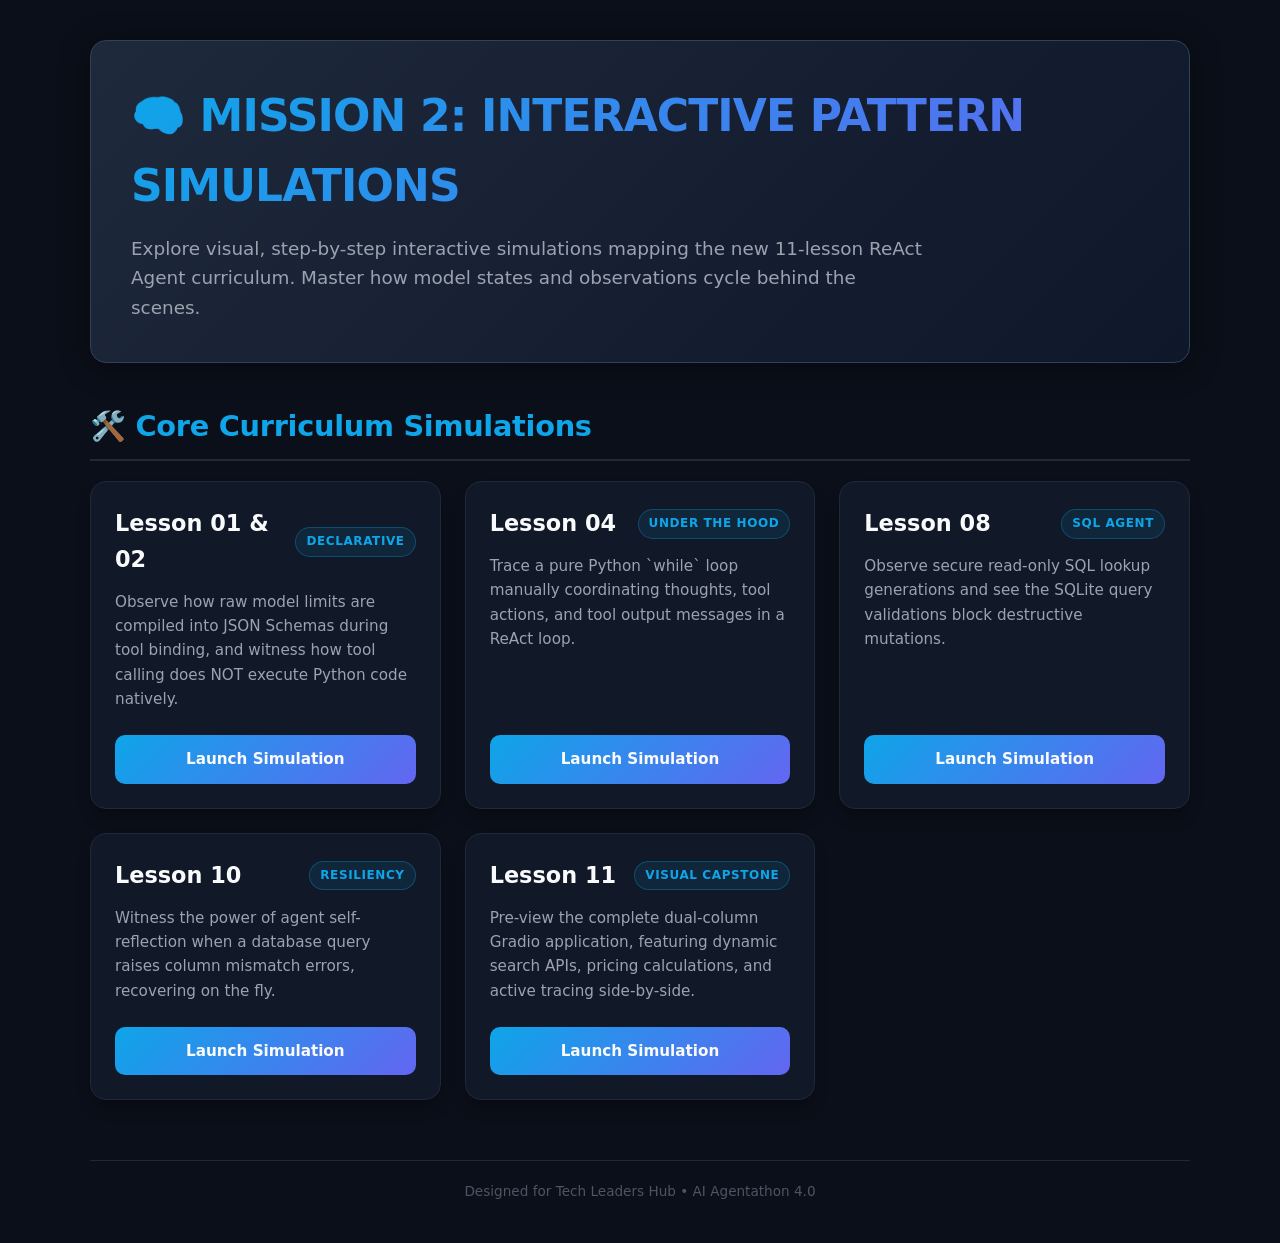
<file: simulations/index.html>
<!doctype html>
<html lang="en">
<head>
    <meta charset="utf-8"/>
    <meta name="viewport" content="width=device-width, initial-scale=1"/>
    <title>Mission 2 Interactive Simulations</title>
    <style>
        :root {
            --bg-color: #0b0f19;
            --card-bg: #111827;
            --border-color: #1f2937;
            --text-main: #f9fafb;
            --text-muted: #9ca3af;
            --accent: #0ea5e9;
            --accent-glow: rgba(14, 165, 233, 0.15);
            --gradient: linear-gradient(135deg, #0ea5e9 0%, #6366f1 100%);
        }
        body {
            font-family: 'Inter', 'Outfit', system-ui, sans-serif;
            background-color: var(--bg-color);
            color: var(--text-main);
            margin: 0;
            padding: 40px 20px;
            line-height: 1.6;
        }
        main {
            max-width: 1100px;
            margin: 0 auto;
        }
        .header {
            background: linear-gradient(135deg, #1e293b 0%, #0f172a 100%);
            border: 1px solid #334155;
            border-radius: 16px;
            padding: 40px;
            margin-bottom: 40px;
            box-shadow: 0 4px 30px rgba(0, 0, 0, 0.4);
            backdrop-filter: blur(10px);
        }
        h1 {
            font-size: 2.75rem;
            font-weight: 900;
            background: var(--gradient);
            -webkit-background-clip: text;
            -webkit-text-fill-color: transparent;
            margin: 0 0 12px 0;
            letter-spacing: -0.02em;
        }
        p.desc {
            color: var(--text-muted);
            font-size: 1.15rem;
            max-width: 800px;
            margin: 0;
        }
        h2 {
            font-size: 1.8rem;
            margin: 40px 0 20px 0;
            color: var(--accent);
            border-bottom: 2px solid var(--border-color);
            padding-bottom: 10px;
            letter-spacing: -0.01em;
        }
        .grid {
            display: grid;
            grid-template-columns: repeat(auto-fit, minmax(320px, 1fr));
            gap: 24px;
        }
        .card {
            background-color: var(--card-bg);
            border: 1px solid var(--border-color);
            border-radius: 16px;
            padding: 24px;
            box-shadow: 0 10px 15px -3px rgba(0, 0, 0, 0.3);
            transition: all 0.3s cubic-bezier(0.4, 0, 0.2, 1);
            position: relative;
            overflow: hidden;
            display: flex;
            flex-direction: column;
            justify-content: space-between;
        }
        .card::before {
            content: '';
            position: absolute;
            top: 0;
            left: 0;
            right: 0;
            height: 4px;
            background: var(--gradient);
            opacity: 0;
            transition: opacity 0.3s ease;
        }
        .card:hover {
            transform: translateY(-4px);
            border-color: var(--accent);
            box-shadow: 0 20px 25px -5px rgba(0, 0, 0, 0.5), 0 0 15px var(--accent-glow);
        }
        .card:hover::before {
            opacity: 1;
        }
        .card h3 {
            font-size: 1.4rem;
            margin: 0 0 12px 0;
            color: var(--text-main);
            display: flex;
            align-items: center;
            justify-content: space-between;
        }
        .tag {
            font-size: 0.75rem;
            background-color: rgba(14, 165, 233, 0.1);
            border: 1px solid rgba(14, 165, 233, 0.3);
            color: var(--accent);
            padding: 4px 10px;
            border-radius: 9999px;
            text-transform: uppercase;
            font-weight: 700;
            letter-spacing: 0.05em;
        }
        .card p {
            color: var(--text-muted);
            font-size: 0.95rem;
            margin: 0 0 24px 0;
            flex-grow: 1;
        }
        .btn {
            display: inline-flex;
            align-items: center;
            justify-content: center;
            background: var(--gradient);
            color: var(--text-main);
            text-decoration: none;
            padding: 12px 20px;
            border-radius: 10px;
            font-weight: 600;
            font-size: 0.95rem;
            transition: opacity 0.2s ease;
        }
        .btn:hover {
            opacity: 0.9;
        }
        .btn-secondary {
            background: transparent;
            border: 1px solid var(--border-color);
            color: var(--text-muted);
            transition: all 0.2s ease;
        }
        .btn-secondary:hover {
            border-color: var(--accent);
            color: var(--text-main);
            background-color: rgba(14, 165, 233, 0.05);
        }
        .footer {
            text-align: center;
            color: #4b5563;
            margin-top: 60px;
            font-size: 0.85rem;
            border-top: 1px solid var(--border-color);
            padding-top: 20px;
        }
    </style>
</head>
<body>
    <main>
        <div class="header">
            <h1>🧠 MISSION 2: INTERACTIVE PATTERN SIMULATIONS</h1>
            <p class="desc">Explore visual, step-by-step interactive simulations mapping the new 11-lesson ReAct Agent curriculum. Master how model states and observations cycle behind the scenes.</p>
        </div>

        <h2>🛠️ Core Curriculum Simulations</h2>
        <div class="grid">
            <!-- Sim 1 -->
            <div class="card">
                <div>
                    <h3>Lesson 01 & 02 <span class="tag">declarative</span></h3>
                    <p>Observe how raw model limits are compiled into JSON Schemas during tool binding, and witness how tool calling does NOT execute Python code natively.</p>
                </div>
                <a href="01-under-the-hood-tool-calling.html" class="btn">Launch Simulation</a>
            </div>

            <!-- Sim 2 -->
            <div class="card">
                <div>
                    <h3>Lesson 04 <span class="tag">under the hood</span></h3>
                    <p>Trace a pure Python `while` loop manually coordinating thoughts, tool actions, and tool output messages in a ReAct loop.</p>
                </div>
                <a href="03-under-the-hood-react-loop.html" class="btn">Launch Simulation</a>
            </div>

            <!-- Sim 3 -->
            <div class="card">
                <div>
                    <h3>Lesson 08 <span class="tag">SQL Agent</span></h3>
                    <p>Observe secure read-only SQL lookup generations and see the SQLite query validations block destructive mutations.</p>
                </div>
                <a href="04-usecase-it-support-agent.html" class="btn">Launch Simulation</a>
            </div>

            <!-- Sim 4 -->
            <div class="card">
                <div>
                    <h3>Lesson 10 <span class="tag">resiliency</span></h3>
                    <p>Witness the power of agent self-reflection when a database query raises column mismatch errors, recovering on the fly.</p>
                </div>
                <a href="05-under-the-hood-tool-error-handling.html" class="btn">Launch Simulation</a>
            </div>

            <!-- Sim 5 -->
            <div class="card">
                <div>
                    <h3>Lesson 11 <span class="tag">visual capstone</span></h3>
                    <p>Pre-view the complete dual-column Gradio application, featuring dynamic search APIs, pricing calculations, and active tracing side-by-side.</p>
                </div>
                <a href="06-usecase-capstone-tool-agent.html" class="btn">Launch Simulation</a>
            </div>
        </div>

        <div class="footer">
            Designed for Tech Leaders Hub • AI Agentathon 4.0
        </div>
    </main>
</body>
</html>
</file>
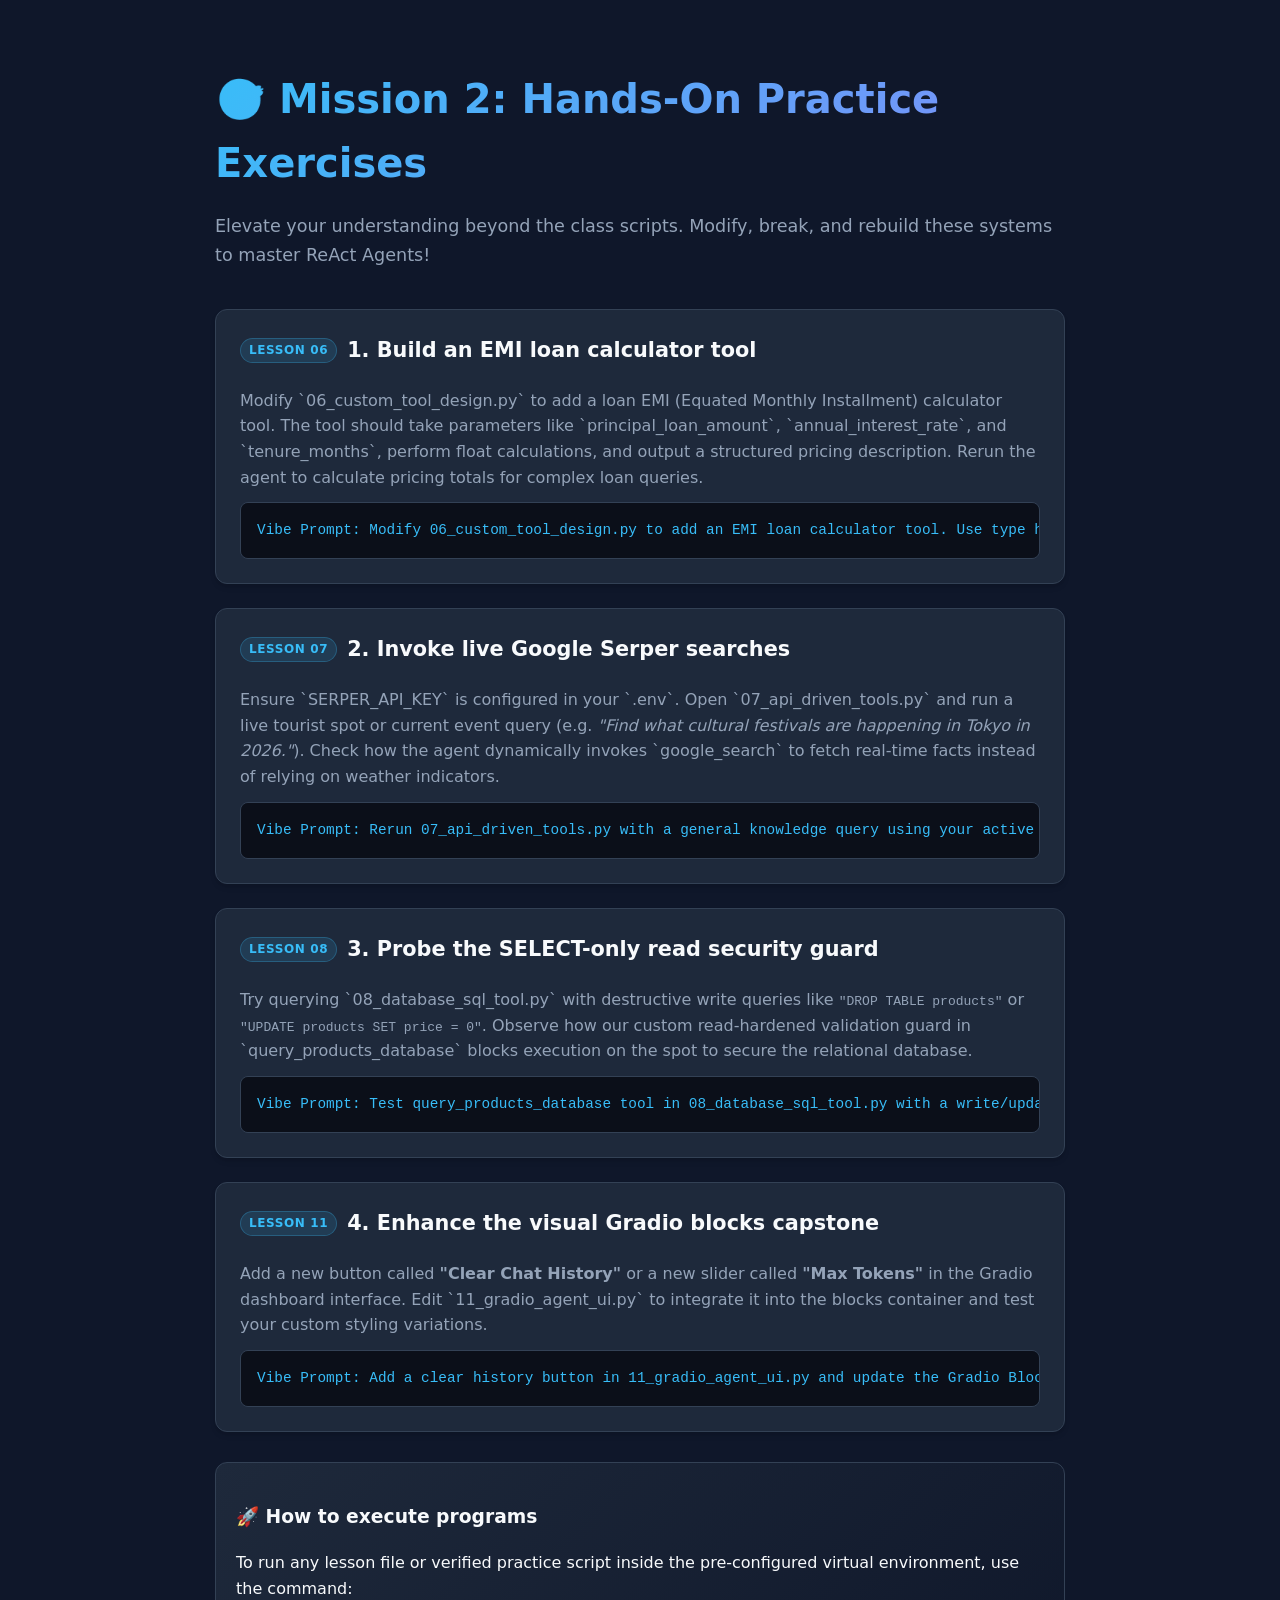
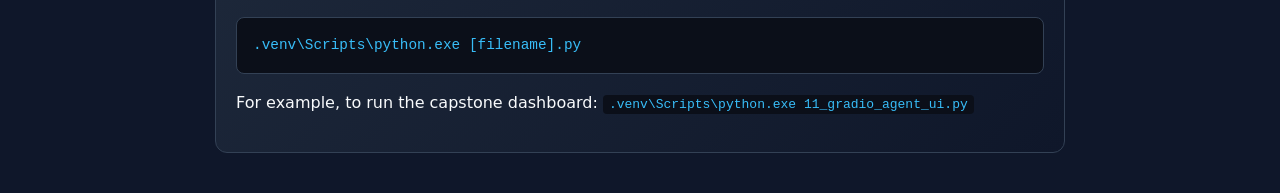
<file: lessons/exercises.html>
<!doctype html>
<html lang="en">
<head>
    <meta charset="utf-8"/>
    <meta name="viewport" content="width=device-width, initial-scale=1"/>
    <title>Mission 2 Exercises & Practices</title>
    <style>
        :root {
            --bg-color: #0f172a;
            --card-bg: #1e293b;
            --text-main: #f8fafc;
            --text-muted: #94a3b8;
            --accent: #38bdf8;
            --accent-hover: #0ea5e9;
            --border-color: #334155;
            --code-bg: #0b0f19;
        }
        body {
            font-family: 'Inter', system-ui, -apple-system, sans-serif;
            background-color: var(--bg-color);
            color: var(--text-main);
            margin: 0;
            padding: 40px 20px;
            line-height: 1.6;
        }
        main {
            max-width: 850px;
            margin: 0 auto;
        }
        h1 {
            font-size: 2.5rem;
            font-weight: 800;
            background: linear-gradient(135deg, #38bdf8 0%, #818cf8 100%);
            -webkit-background-clip: text;
            -webkit-text-fill-color: transparent;
            margin-bottom: 8px;
        }
        p.subtitle {
            color: var(--text-muted);
            font-size: 1.1rem;
            margin-bottom: 40px;
        }
        h2 {
            font-size: 1.75rem;
            border-bottom: 2px solid var(--border-color);
            padding-bottom: 8px;
            margin-top: 40px;
            color: var(--accent);
        }
        ol {
            padding-left: 0;
            list-style-type: none;
        }
        li.exercise-card {
            background-color: var(--card-bg);
            border: 1px solid var(--border-color);
            border-radius: 12px;
            padding: 24px;
            margin-bottom: 24px;
            box-shadow: 0 4px 6px -1px rgba(0, 0, 0, 0.1), 0 2px 4px -2px rgba(0, 0, 0, 0.1);
            transition: transform 0.2s ease, border-color 0.2s ease;
        }
        li.exercise-card:hover {
            transform: translateY(-2px);
            border-color: var(--accent);
        }
        li.exercise-card h3 {
            margin-top: 0;
            font-size: 1.3rem;
            color: var(--text-main);
            display: flex;
            align-items: center;
            gap: 10px;
        }
        li.exercise-card h3 span.badge {
            font-size: 0.75rem;
            background-color: #38bdf822;
            color: var(--accent);
            border: 1px solid #38bdf844;
            padding: 2px 8px;
            border-radius: 9999px;
            text-transform: uppercase;
            letter-spacing: 0.05em;
        }
        li.exercise-card p {
            color: var(--text-muted);
            margin: 12px 0;
        }
        pre {
            background-color: var(--code-bg);
            border: 1px solid var(--border-color);
            border-radius: 8px;
            padding: 16px;
            overflow-x: auto;
            font-family: 'Fira Code', 'Courier New', Courier, monospace;
            font-size: 0.9rem;
            color: #38bdf8;
            margin: 12px 0 0 0;
        }
        .instruction-box {
            background: linear-gradient(135deg, #1e293b 0%, #0f172a 100%);
            border: 1px solid var(--border-color);
            border-radius: 12px;
            padding: 20px;
            margin-top: 30px;
        }
        .instruction-box code {
            background-color: var(--code-bg);
            padding: 2px 6px;
            border-radius: 4px;
            font-family: monospace;
            color: var(--accent);
        }
    </style>
</head>
<body>
    <main>
        <h1>🎯 Mission 2: Hands-On Practice Exercises</h1>
        <p class="subtitle">Elevate your understanding beyond the class scripts. Modify, break, and rebuild these systems to master ReAct Agents!</p>

        <ol>
            <li class="exercise-card">
                <h3><span class="badge">Lesson 06</span> 1. Build an EMI loan calculator tool</h3>
                <p>Modify `06_custom_tool_design.py` to add a loan EMI (Equated Monthly Installment) calculator tool. The tool should take parameters like `principal_loan_amount`, `annual_interest_rate`, and `tenure_months`, perform float calculations, and output a structured pricing description. Rerun the agent to calculate pricing totals for complex loan queries.</p>
                <pre>Vibe Prompt: Modify 06_custom_tool_design.py to add an EMI loan calculator tool. Use type hints, add clear docstrings, and test it in the create_agent loop.</pre>
            </li>

            <li class="exercise-card">
                <h3><span class="badge">Lesson 07</span> 2. Invoke live Google Serper searches</h3>
                <p>Ensure `SERPER_API_KEY` is configured in your `.env`. Open `07_api_driven_tools.py` and run a live tourist spot or current event query (e.g. <em>"Find what cultural festivals are happening in Tokyo in 2026."</em>). Check how the agent dynamically invokes `google_search` to fetch real-time facts instead of relying on weather indicators.</p>
                <pre>Vibe Prompt: Rerun 07_api_driven_tools.py with a general knowledge query using your active SERPER_API_KEY to see live search outputs.</pre>
            </li>

            <li class="exercise-card">
                <h3><span class="badge">Lesson 08</span> 3. Probe the SELECT-only read security guard</h3>
                <p>Try querying `08_database_sql_tool.py` with destructive write queries like <code>"DROP TABLE products"</code> or <code>"UPDATE products SET price = 0"</code>. Observe how our custom read-hardened validation guard in `query_products_database` blocks execution on the spot to secure the relational database.</p>
                <pre>Vibe Prompt: Test query_products_database tool in 08_database_sql_tool.py with a write/update statement to inspect the security guard message.</pre>
            </li>

            <li class="exercise-card">
                <h3><span class="badge">Lesson 11</span> 4. Enhance the visual Gradio blocks capstone</h3>
                <p>Add a new button called <strong>"Clear Chat History"</strong> or a new slider called <strong>"Max Tokens"</strong> in the Gradio dashboard interface. Edit `11_gradio_agent_ui.py` to integrate it into the blocks container and test your custom styling variations.</p>
                <pre>Vibe Prompt: Add a clear history button in 11_gradio_agent_ui.py and update the Gradio Blocks container layout to render it gracefully.</pre>
            </li>
        </ol>

        <div class="instruction-box">
            <h3>🚀 How to execute programs</h3>
            <p>To run any lesson file or verified practice script inside the pre-configured virtual environment, use the command:</p>
            <pre>.venv\Scripts\python.exe [filename].py</pre>
            <p>For example, to run the capstone dashboard: <code>.venv\Scripts\python.exe 11_gradio_agent_ui.py</code></p>
        </div>
    </main>
</body>
</html>
</file>
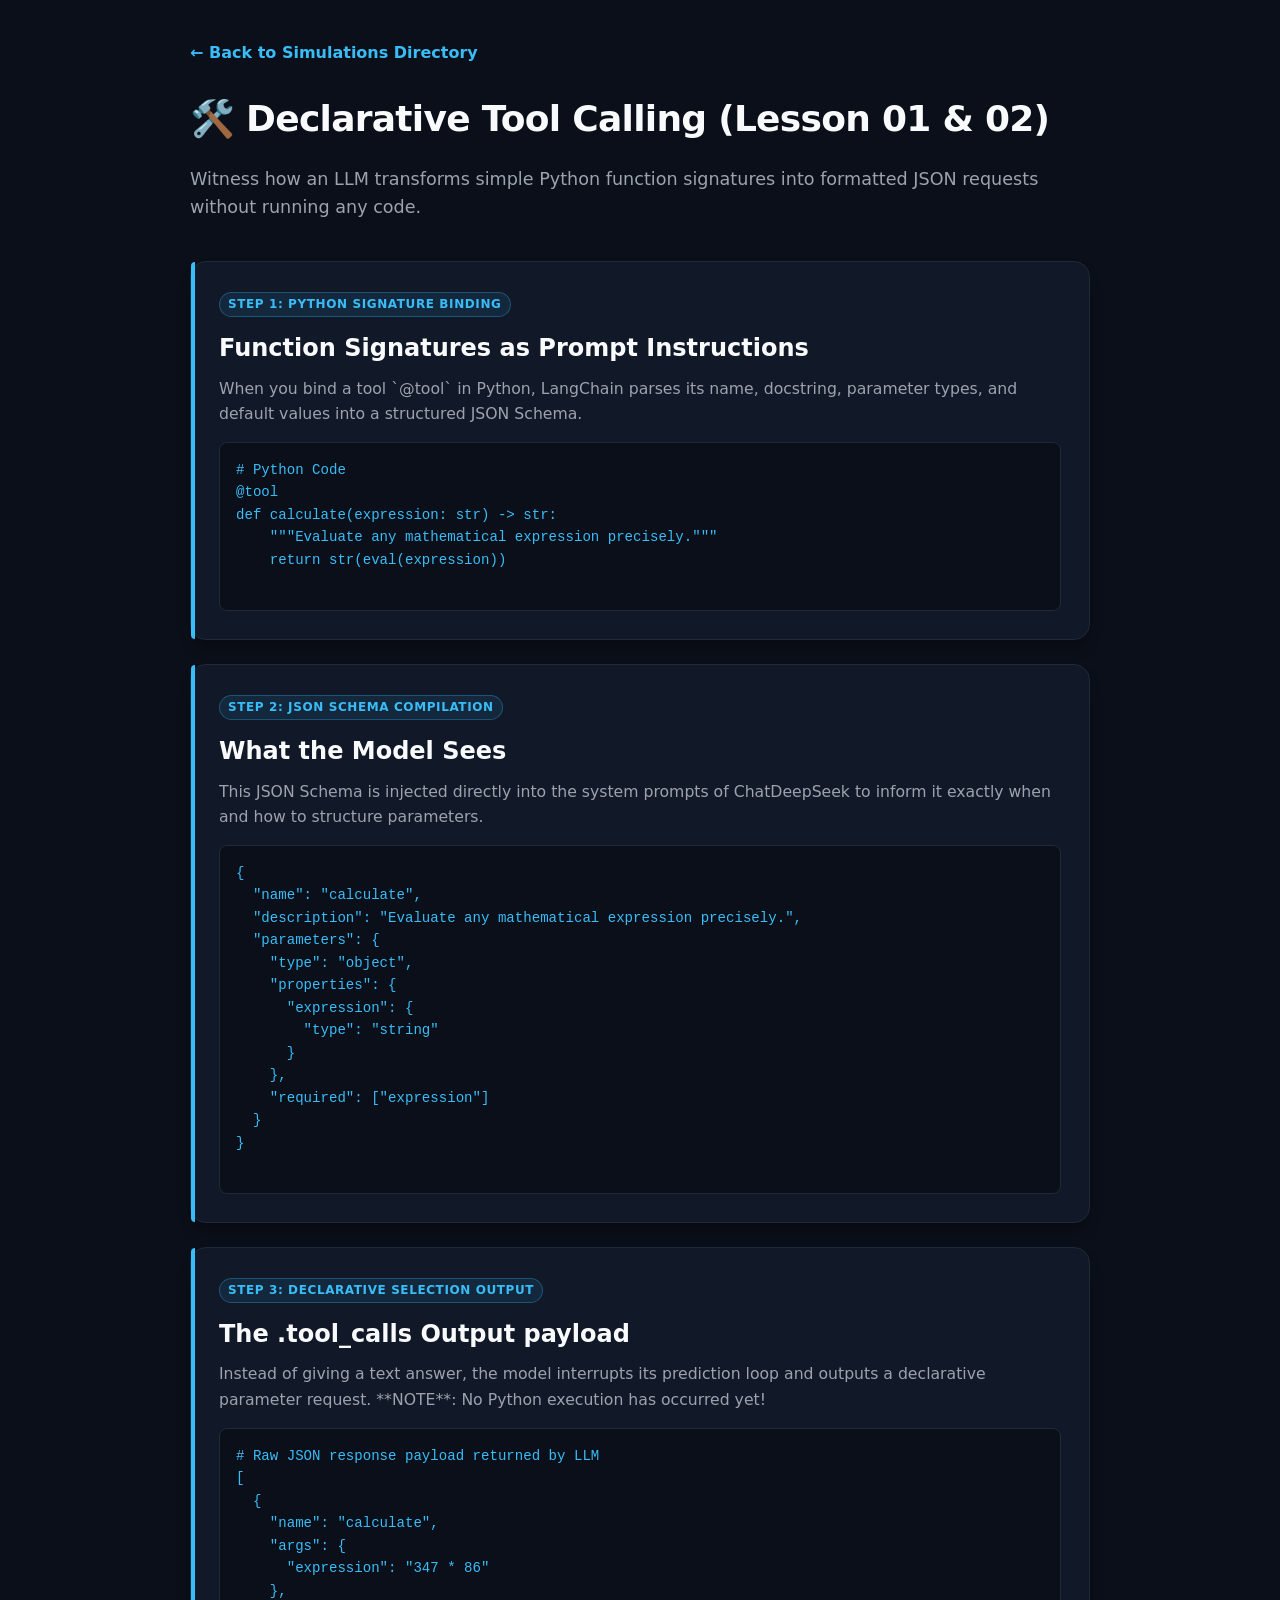
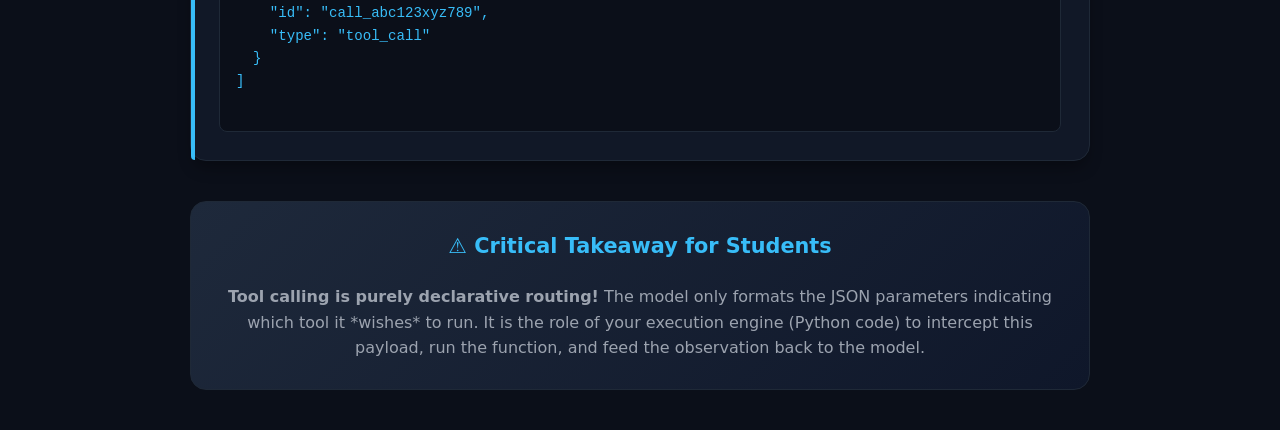
<file: simulations/01-under-the-hood-tool-calling.html>
<!doctype html>
<html lang="en">
<head>
    <meta charset="utf-8"/>
    <meta name="viewport" content="width=device-width, initial-scale=1"/>
    <title>Simulation: Declarative Tool Calling</title>
    <style>
        :root {
            --bg-color: #0b0f19;
            --card-bg: #111827;
            --border-color: #1f2937;
            --text-main: #f9fafb;
            --text-muted: #9ca3af;
            --accent: #38bdf8;
            --accent-glow: rgba(56, 189, 248, 0.15);
            --code-bg: #0b0f19;
        }
        body {
            font-family: 'Inter', system-ui, sans-serif;
            background-color: var(--bg-color);
            color: var(--text-main);
            margin: 0;
            padding: 40px 20px;
            line-height: 1.6;
        }
        main {
            max-width: 900px;
            margin: 0 auto;
        }
        a.back-link {
            color: var(--accent);
            text-decoration: none;
            font-weight: 600;
            display: inline-flex;
            align-items: center;
            gap: 6px;
            margin-bottom: 24px;
        }
        h1 {
            font-size: 2.25rem;
            font-weight: 800;
            margin: 0 0 12px 0;
            letter-spacing: -0.02em;
        }
        p.subtitle {
            color: var(--text-muted);
            font-size: 1.1rem;
            margin-bottom: 40px;
        }
        .flow-container {
            display: flex;
            flex-direction: column;
            gap: 24px;
        }
        .flow-step {
            background-color: var(--card-bg);
            border: 1px solid var(--border-color);
            border-radius: 16px;
            padding: 28px;
            box-shadow: 0 10px 15px -3px rgba(0, 0, 0, 0.3);
            position: relative;
        }
        .flow-step::before {
            content: '';
            position: absolute;
            top: 0;
            bottom: 0;
            left: 0;
            width: 4px;
            background: var(--accent);
            border-radius: 4px 0 0 4px;
        }
        .tag {
            font-size: 0.75rem;
            background-color: rgba(56, 189, 248, 0.1);
            border: 1px solid rgba(56, 189, 248, 0.3);
            color: var(--accent);
            padding: 2px 8px;
            border-radius: 9999px;
            text-transform: uppercase;
            font-weight: 700;
            letter-spacing: 0.05em;
            display: inline-block;
            margin-bottom: 12px;
        }
        h2 {
            font-size: 1.5rem;
            margin: 0 0 8px 0;
            color: var(--text-main);
        }
        p.step-desc {
            color: var(--text-muted);
            margin: 0 0 16px 0;
            font-size: 0.98rem;
        }
        pre {
            background-color: var(--code-bg);
            border: 1px solid var(--border-color);
            border-radius: 8px;
            padding: 16px;
            overflow-x: auto;
            font-family: 'Fira Code', 'Courier New', Courier, monospace;
            font-size: 0.88rem;
            color: #38bdf8;
            margin: 0;
        }
        .takeaway-card {
            background: linear-gradient(135deg, #1e293b 0%, #0f172a 100%);
            border: 1px solid var(--border-color);
            border-radius: 16px;
            padding: 28px;
            margin-top: 40px;
            text-align: center;
        }
        .takeaway-card h3 {
            color: var(--accent);
            margin-top: 0;
            font-size: 1.3rem;
        }
        .takeaway-card p {
            color: var(--text-muted);
            margin: 0;
        }
    </style>
</head>
<body>
    <main>
        <a href="index.html" class="back-link">← Back to Simulations Directory</a>
        <h1>🛠️ Declarative Tool Calling (Lesson 01 & 02)</h1>
        <p class="subtitle">Witness how an LLM transforms simple Python function signatures into formatted JSON requests without running any code.</p>

        <div class="flow-container">
            <!-- Step 1 -->
            <div class="flow-step">
                <span class="badge tag">Step 1: Python Signature Binding</span>
                <h2>Function Signatures as Prompt Instructions</h2>
                <p class="step-desc">When you bind a tool `@tool` in Python, LangChain parses its name, docstring, parameter types, and default values into a structured JSON Schema.</p>
                <pre>
# Python Code
@tool
def calculate(expression: str) -> str:
    """Evaluate any mathematical expression precisely."""
    return str(eval(expression))
                </pre>
            </div>

            <!-- Step 2 -->
            <div class="flow-step">
                <span class="badge tag">Step 2: JSON Schema Compilation</span>
                <h2>What the Model Sees</h2>
                <p class="step-desc">This JSON Schema is injected directly into the system prompts of ChatDeepSeek to inform it exactly when and how to structure parameters.</p>
                <pre>
{
  "name": "calculate",
  "description": "Evaluate any mathematical expression precisely.",
  "parameters": {
    "type": "object",
    "properties": {
      "expression": {
        "type": "string"
      }
    },
    "required": ["expression"]
  }
}
                </pre>
            </div>

            <!-- Step 3 -->
            <div class="flow-step">
                <span class="badge tag">Step 3: Declarative Selection Output</span>
                <h2>The .tool_calls Output payload</h2>
                <p class="step-desc">Instead of giving a text answer, the model interrupts its prediction loop and outputs a declarative parameter request. **NOTE**: No Python execution has occurred yet!</p>
                <pre>
# Raw JSON response payload returned by LLM
[
  {
    "name": "calculate",
    "args": {
      "expression": "347 * 86"
    },
    "id": "call_abc123xyz789",
    "type": "tool_call"
  }
]
                </pre>
            </div>
        </div>

        <div class="takeaway-card">
            <h3>⚠️ Critical Takeaway for Students</h3>
            <p><strong>Tool calling is purely declarative routing!</strong> The model only formats the JSON parameters indicating which tool it *wishes* to run. It is the role of your execution engine (Python code) to intercept this payload, run the function, and feed the observation back to the model.</p>
        </div>
    </main>
</body>
</html>
</file>
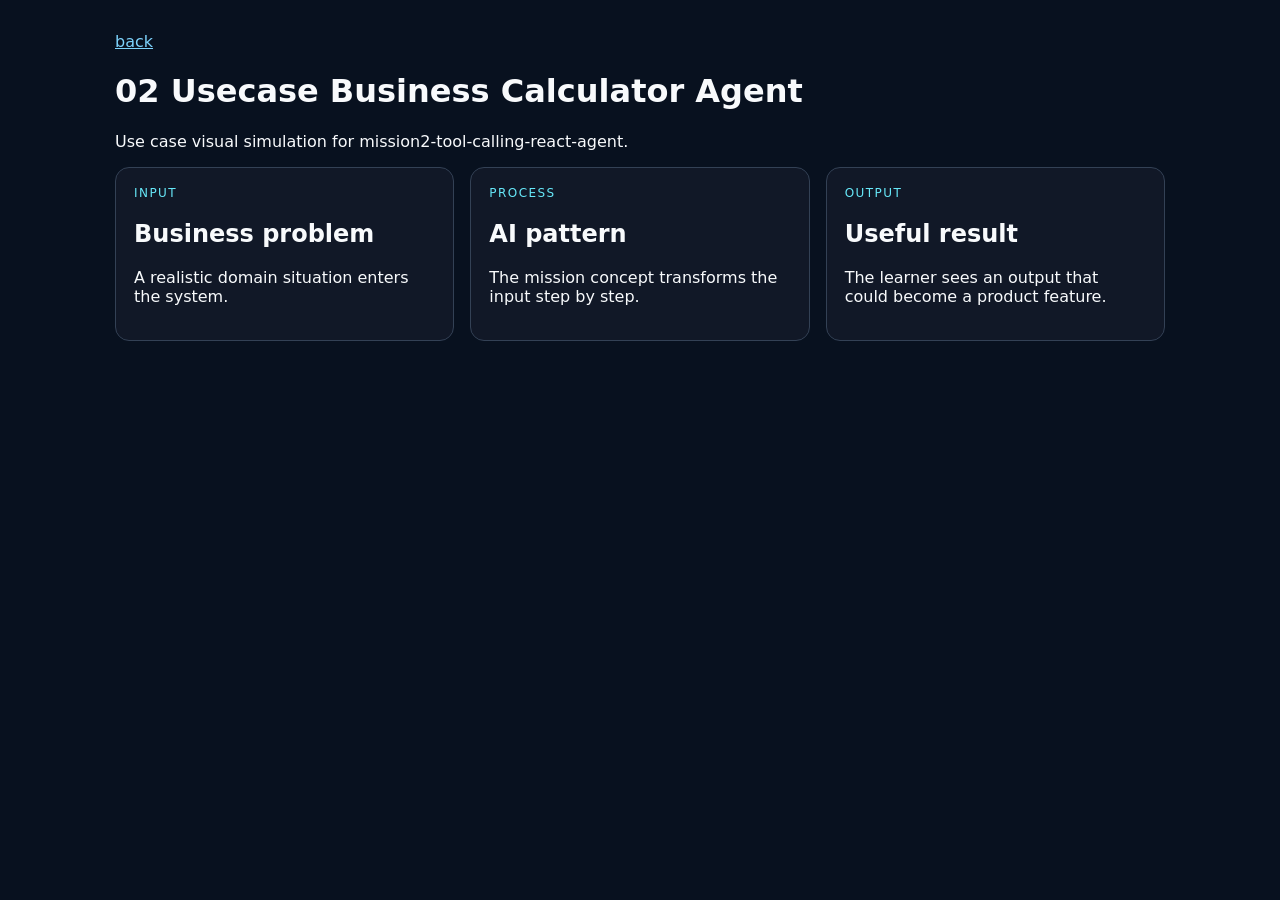
<file: simulations/02-usecase-business-calculator-agent.html>
<!doctype html><html lang="en"><head><meta charset="utf-8"/><meta name="viewport" content="width=device-width,initial-scale=1"/><title>02 Usecase Business Calculator Agent</title><style>body{font-family:system-ui,sans-serif;background:#08111f;color:#f8fafc;margin:0;padding:32px}main{max-width:1050px;margin:auto}a{color:#7dd3fc}.grid{display:grid;grid-template-columns:repeat(auto-fit,minmax(240px,1fr));gap:16px}.card{background:#111827;border:1px solid #334155;border-radius:14px;padding:18px}.tag{color:#67e8f9;font-size:12px;letter-spacing:.12em;text-transform:uppercase}</style></head><body><main><a href="index.html">back</a><h1>02 Usecase Business Calculator Agent</h1><p>Use case visual simulation for mission2-tool-calling-react-agent.</p><div class="grid"><div class="card"><div class="tag">input</div><h2>Business problem</h2><p>A realistic domain situation enters the system.</p></div><div class="card"><div class="tag">process</div><h2>AI pattern</h2><p>The mission concept transforms the input step by step.</p></div><div class="card"><div class="tag">output</div><h2>Useful result</h2><p>The learner sees an output that could become a product feature.</p></div></div></main></body></html>
</file>
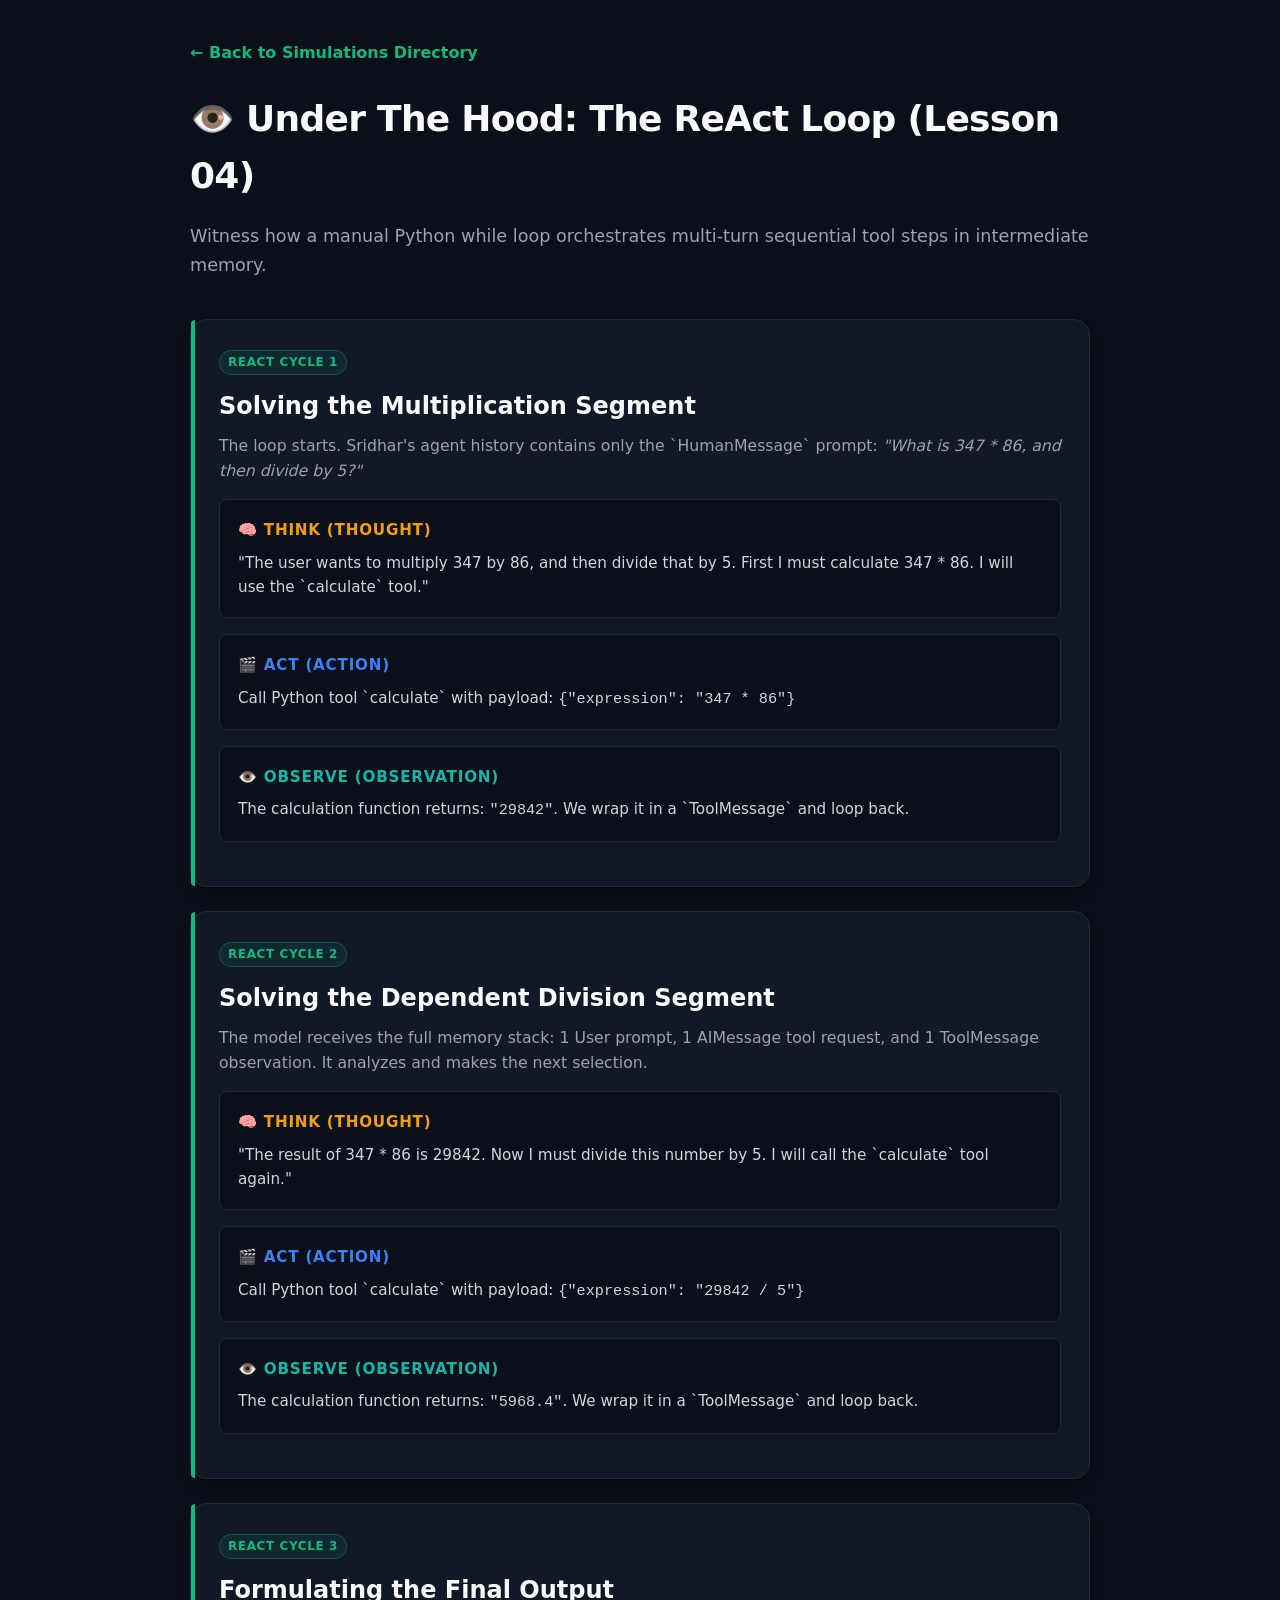
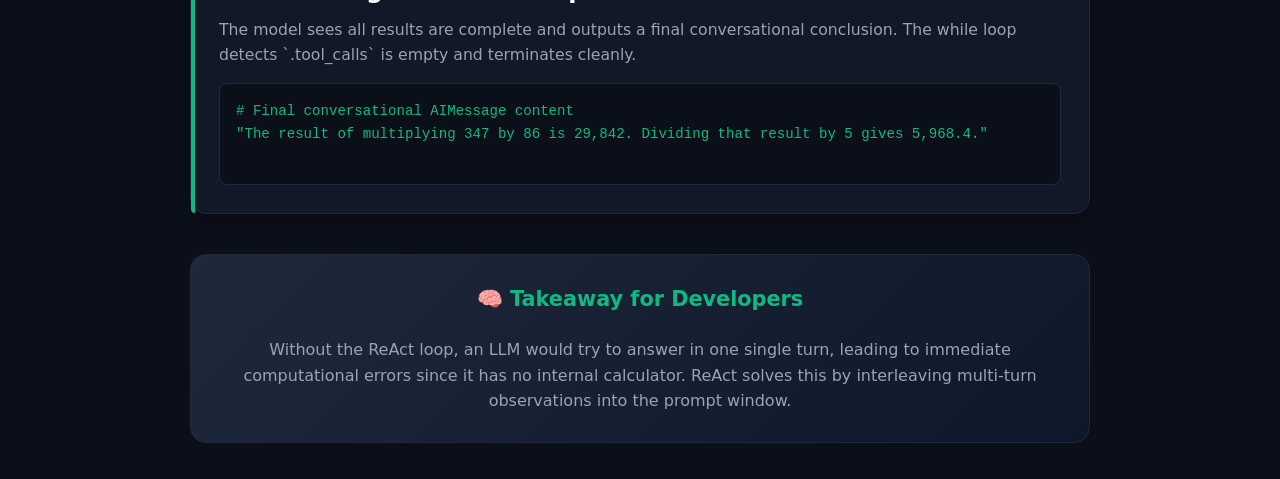
<file: simulations/03-under-the-hood-react-loop.html>
<!doctype html>
<html lang="en">
<head>
    <meta charset="utf-8"/>
    <meta name="viewport" content="width=device-width, initial-scale=1"/>
    <title>Simulation: Under The Hood ReAct Loop</title>
    <style>
        :root {
            --bg-color: #0b0f19;
            --card-bg: #111827;
            --border-color: #1f2937;
            --text-main: #f9fafb;
            --text-muted: #9ca3af;
            --accent: #10b981; /* Emerald green for loops */
            --accent-glow: rgba(16, 185, 129, 0.15);
            --code-bg: #0b0f19;
        }
        body {
            font-family: 'Inter', system-ui, sans-serif;
            background-color: var(--bg-color);
            color: var(--text-main);
            margin: 0;
            padding: 40px 20px;
            line-height: 1.6;
        }
        main {
            max-width: 900px;
            margin: 0 auto;
        }
        a.back-link {
            color: var(--accent);
            text-decoration: none;
            font-weight: 600;
            display: inline-flex;
            align-items: center;
            gap: 6px;
            margin-bottom: 24px;
        }
        h1 {
            font-size: 2.25rem;
            font-weight: 800;
            margin: 0 0 12px 0;
            letter-spacing: -0.02em;
        }
        p.subtitle {
            color: var(--text-muted);
            font-size: 1.1rem;
            margin-bottom: 40px;
        }
        .flow-container {
            display: flex;
            flex-direction: column;
            gap: 24px;
        }
        .flow-step {
            background-color: var(--card-bg);
            border: 1px solid var(--border-color);
            border-radius: 16px;
            padding: 28px;
            box-shadow: 0 10px 15px -3px rgba(0, 0, 0, 0.3);
            position: relative;
        }
        .flow-step::before {
            content: '';
            position: absolute;
            top: 0;
            bottom: 0;
            left: 0;
            width: 4px;
            background: var(--accent);
            border-radius: 4px 0 0 4px;
        }
        .tag {
            font-size: 0.75rem;
            background-color: rgba(16, 185, 129, 0.1);
            border: 1px solid rgba(16, 185, 129, 0.3);
            color: var(--accent);
            padding: 2px 8px;
            border-radius: 9999px;
            text-transform: uppercase;
            font-weight: 700;
            letter-spacing: 0.05em;
            display: inline-block;
            margin-bottom: 12px;
        }
        h2 {
            font-size: 1.5rem;
            margin: 0 0 8px 0;
            color: var(--text-main);
        }
        p.step-desc {
            color: var(--text-muted);
            margin: 0 0 16px 0;
            font-size: 0.98rem;
        }
        .cycle-block {
            background-color: var(--code-bg);
            border: 1px solid var(--border-color);
            border-radius: 8px;
            padding: 18px;
            margin-bottom: 16px;
        }
        .cycle-block h4 {
            margin: 0 0 8px 0;
            font-size: 0.95rem;
            text-transform: uppercase;
            letter-spacing: 0.05em;
        }
        .c-think { color: #f59e0b; } /* Amber thoughts */
        .c-act { color: #3b82f6; } /* Blue actions */
        .c-observe { color: #14b8a6; } /* Teal observations */
        
        pre {
            background-color: var(--code-bg);
            border: 1px solid var(--border-color);
            border-radius: 8px;
            padding: 16px;
            overflow-x: auto;
            font-family: 'Fira Code', 'Courier New', Courier, monospace;
            font-size: 0.88rem;
            color: #10b981;
            margin: 0;
        }
        .takeaway-card {
            background: linear-gradient(135deg, #1e293b 0%, #0f172a 100%);
            border: 1px solid var(--border-color);
            border-radius: 16px;
            padding: 28px;
            margin-top: 40px;
            text-align: center;
        }
        .takeaway-card h3 {
            color: var(--accent);
            margin-top: 0;
            font-size: 1.3rem;
        }
        .takeaway-card p {
            color: var(--text-muted);
            margin: 0;
        }
    </style>
</head>
<body>
    <main>
        <a href="index.html" class="back-link">← Back to Simulations Directory</a>
        <h1>👁️ Under The Hood: The ReAct Loop (Lesson 04)</h1>
        <p class="subtitle">Witness how a manual Python while loop orchestrates multi-turn sequential tool steps in intermediate memory.</p>

        <div class="flow-container">
            <!-- Cycle 1 -->
            <div class="flow-step">
                <span class="badge tag">ReAct Cycle 1</span>
                <h2>Solving the Multiplication Segment</h2>
                <p class="step-desc">The loop starts. Sridhar's agent history contains only the `HumanMessage` prompt: <em>"What is 347 * 86, and then divide by 5?"</em></p>
                
                <div class="cycle-block">
                    <h4 class="c-think">🧠 THINK (Thought)</h4>
                    <p style="margin: 0; font-size: 0.95rem; color: #d1d5db;">"The user wants to multiply 347 by 86, and then divide that by 5. First I must calculate 347 * 86. I will use the `calculate` tool."</p>
                </div>
                
                <div class="cycle-block">
                    <h4 class="c-act">🎬 ACT (Action)</h4>
                    <p style="margin: 0; font-size: 0.95rem; color: #d1d5db;">Call Python tool `calculate` with payload: <code>{"expression": "347 * 86"}</code></p>
                </div>

                <div class="cycle-block">
                    <h4 class="c-observe">👁️ OBSERVE (Observation)</h4>
                    <p style="margin: 0; font-size: 0.95rem; color: #d1d5db;">The calculation function returns: <code>"29842"</code>. We wrap it in a `ToolMessage` and loop back.</p>
                </div>
            </div>

            <!-- Cycle 2 -->
            <div class="flow-step">
                <span class="badge tag">ReAct Cycle 2</span>
                <h2>Solving the Dependent Division Segment</h2>
                <p class="step-desc">The model receives the full memory stack: 1 User prompt, 1 AIMessage tool request, and 1 ToolMessage observation. It analyzes and makes the next selection.</p>
                
                <div class="cycle-block">
                    <h4 class="c-think">🧠 THINK (Thought)</h4>
                    <p style="margin: 0; font-size: 0.95rem; color: #d1d5db;">"The result of 347 * 86 is 29842. Now I must divide this number by 5. I will call the `calculate` tool again."</p>
                </div>
                
                <div class="cycle-block">
                    <h4 class="c-act">🎬 ACT (Action)</h4>
                    <p style="margin: 0; font-size: 0.95rem; color: #d1d5db;">Call Python tool `calculate` with payload: <code>{"expression": "29842 / 5"}</code></p>
                </div>

                <div class="cycle-block">
                    <h4 class="c-observe">👁️ OBSERVE (Observation)</h4>
                    <p style="margin: 0; font-size: 0.95rem; color: #d1d5db;">The calculation function returns: <code>"5968.4"</code>. We wrap it in a `ToolMessage` and loop back.</p>
                </div>
            </div>

            <!-- Cycle 3 -->
            <div class="flow-step">
                <span class="badge tag">ReAct Cycle 3</span>
                <h2>Formulating the Final Output</h2>
                <p class="step-desc">The model sees all results are complete and outputs a final conversational conclusion. The while loop detects `.tool_calls` is empty and terminates cleanly.</p>
                <pre>
# Final conversational AIMessage content
"The result of multiplying 347 by 86 is 29,842. Dividing that result by 5 gives 5,968.4."
                </pre>
            </div>
        </div>

        <div class="takeaway-card">
            <h3>🧠 Takeaway for Developers</h3>
            <p>Without the ReAct loop, an LLM would try to answer in one single turn, leading to immediate computational errors since it has no internal calculator. ReAct solves this by interleaving multi-turn observations into the prompt window.</p>
        </div>
    </main>
</body>
</html>
</file>
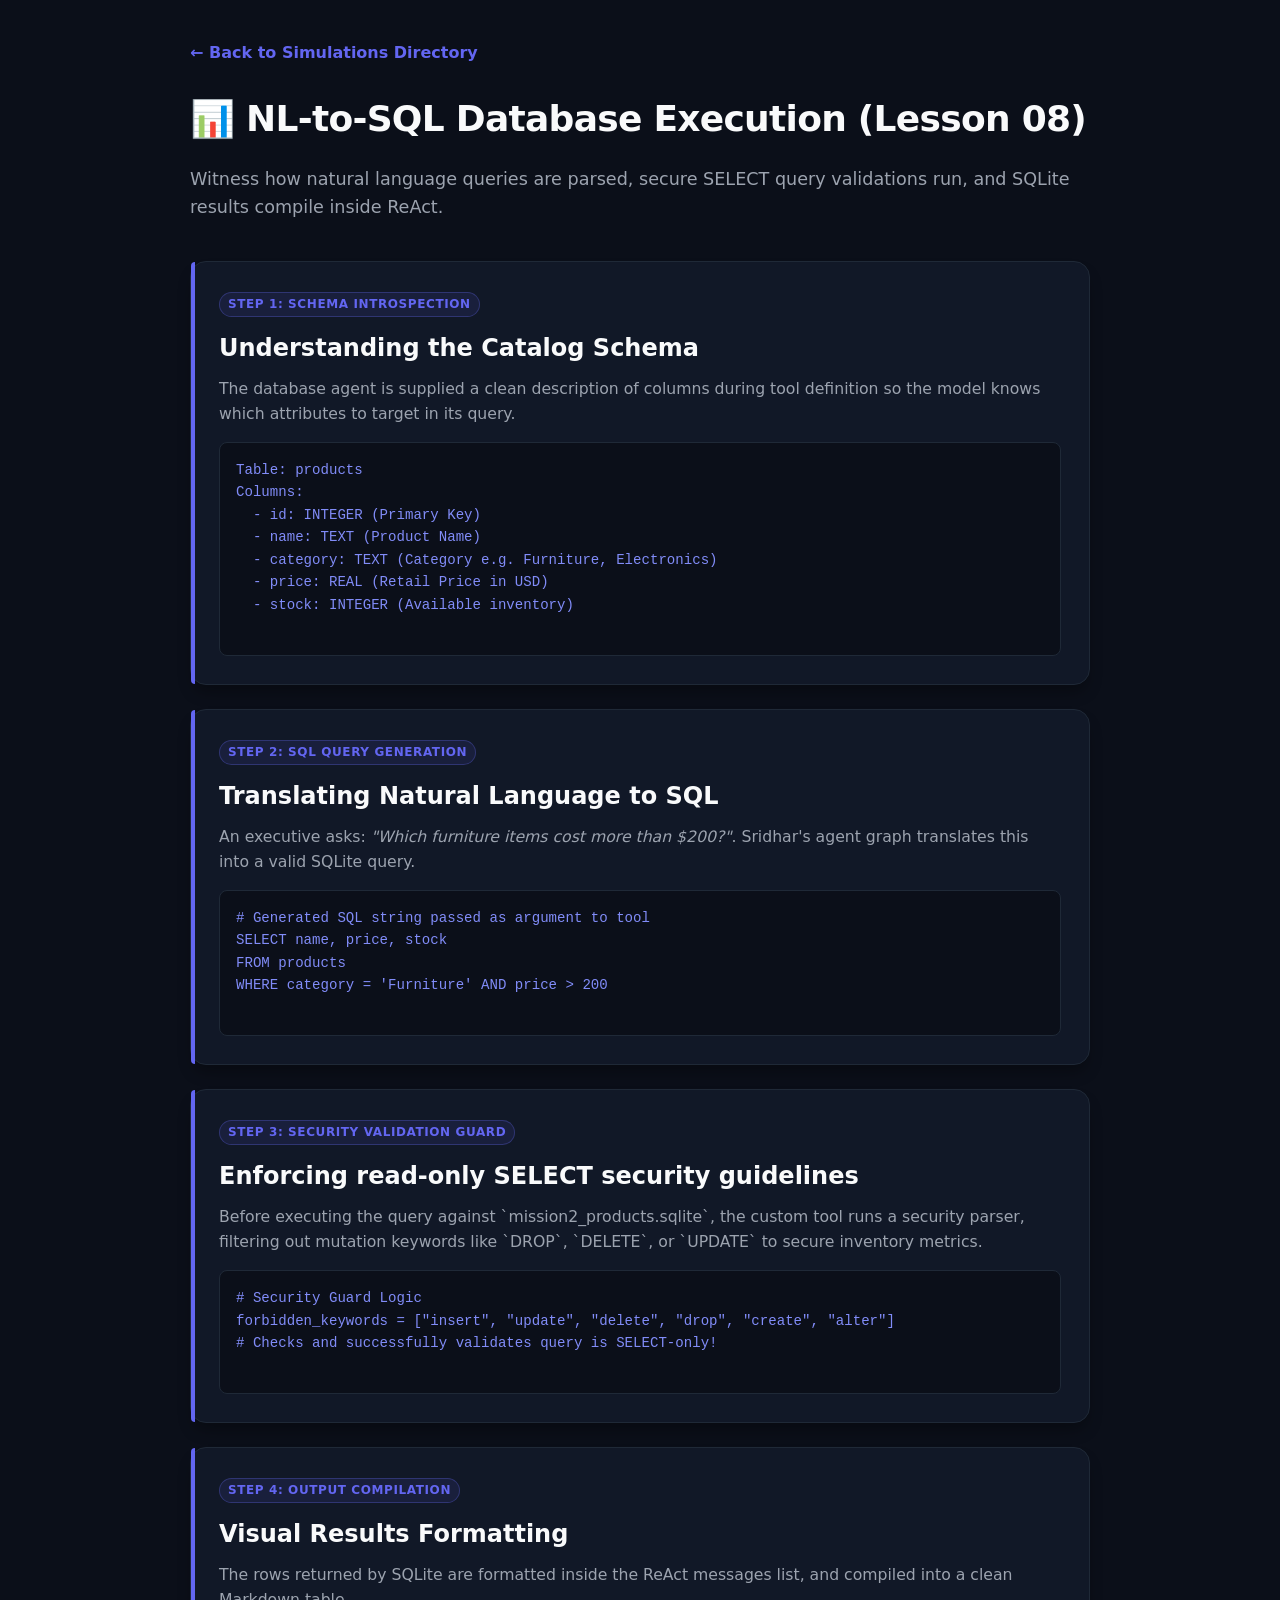
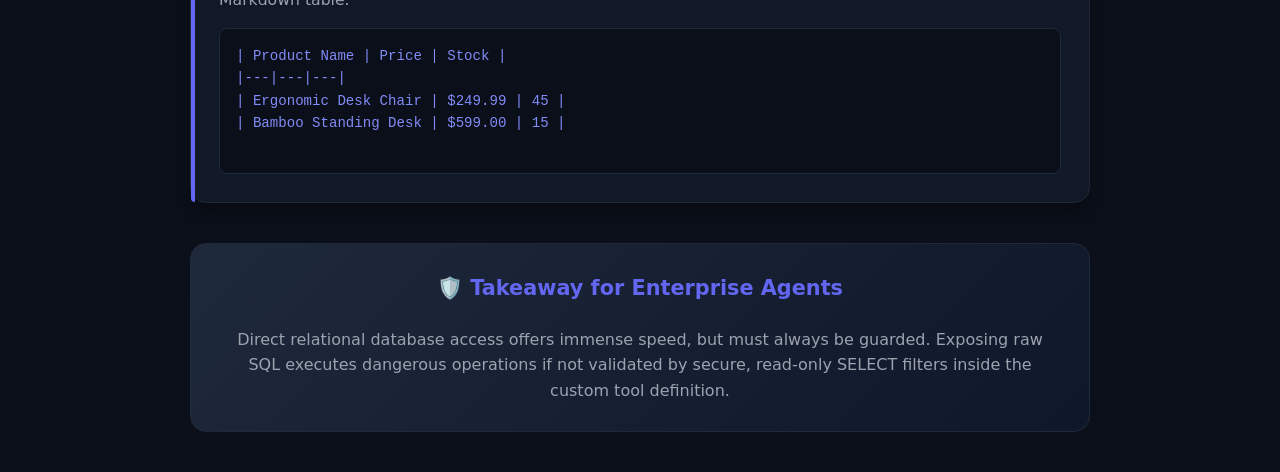
<file: simulations/04-usecase-it-support-agent.html>
<!doctype html>
<html lang="en">
<head>
    <meta charset="utf-8"/>
    <meta name="viewport" content="width=device-width, initial-scale=1"/>
    <title>Simulation: Natural-Language-to-SQL Database Agent</title>
    <style>
        :root {
            --bg-color: #0b0f19;
            --card-bg: #111827;
            --border-color: #1f2937;
            --text-main: #f9fafb;
            --text-muted: #9ca3af;
            --accent: #6366f1; /* Indigo for database agents */
            --accent-glow: rgba(99, 102, 241, 0.15);
            --code-bg: #0b0f19;
        }
        body {
            font-family: 'Inter', system-ui, sans-serif;
            background-color: var(--bg-color);
            color: var(--text-main);
            margin: 0;
            padding: 40px 20px;
            line-height: 1.6;
        }
        main {
            max-width: 900px;
            margin: 0 auto;
        }
        a.back-link {
            color: var(--accent);
            text-decoration: none;
            font-weight: 600;
            display: inline-flex;
            align-items: center;
            gap: 6px;
            margin-bottom: 24px;
        }
        h1 {
            font-size: 2.25rem;
            font-weight: 800;
            margin: 0 0 12px 0;
            letter-spacing: -0.02em;
        }
        p.subtitle {
            color: var(--text-muted);
            font-size: 1.1rem;
            margin-bottom: 40px;
        }
        .flow-container {
            display: flex;
            flex-direction: column;
            gap: 24px;
        }
        .flow-step {
            background-color: var(--card-bg);
            border: 1px solid var(--border-color);
            border-radius: 16px;
            padding: 28px;
            box-shadow: 0 10px 15px -3px rgba(0, 0, 0, 0.3);
            position: relative;
        }
        .flow-step::before {
            content: '';
            position: absolute;
            top: 0;
            bottom: 0;
            left: 0;
            width: 4px;
            background: var(--accent);
            border-radius: 4px 0 0 4px;
        }
        .tag {
            font-size: 0.75rem;
            background-color: rgba(99, 102, 241, 0.1);
            border: 1px solid rgba(99, 102, 241, 0.3);
            color: var(--accent);
            padding: 2px 8px;
            border-radius: 9999px;
            text-transform: uppercase;
            font-weight: 700;
            letter-spacing: 0.05em;
            display: inline-block;
            margin-bottom: 12px;
        }
        h2 {
            font-size: 1.5rem;
            margin: 0 0 8px 0;
            color: var(--text-main);
        }
        p.step-desc {
            color: var(--text-muted);
            margin: 0 0 16px 0;
            font-size: 0.98rem;
        }
        pre {
            background-color: var(--code-bg);
            border: 1px solid var(--border-color);
            border-radius: 8px;
            padding: 16px;
            overflow-x: auto;
            font-family: 'Fira Code', 'Courier New', Courier, monospace;
            font-size: 0.88rem;
            color: #818cf8;
            margin: 0;
        }
        .takeaway-card {
            background: linear-gradient(135deg, #1e293b 0%, #0f172a 100%);
            border: 1px solid var(--border-color);
            border-radius: 16px;
            padding: 28px;
            margin-top: 40px;
            text-align: center;
        }
        .takeaway-card h3 {
            color: var(--accent);
            margin-top: 0;
            font-size: 1.3rem;
        }
        .takeaway-card p {
            color: var(--text-muted);
            margin: 0;
        }
    </style>
</head>
<body>
    <main>
        <a href="index.html" class="back-link">← Back to Simulations Directory</a>
        <h1>📊 NL-to-SQL Database Execution (Lesson 08)</h1>
        <p class="subtitle">Witness how natural language queries are parsed, secure SELECT query validations run, and SQLite results compile inside ReAct.</p>

        <div class="flow-container">
            <!-- Step 1 -->
            <div class="flow-step">
                <span class="badge tag">Step 1: Schema Introspection</span>
                <h2>Understanding the Catalog Schema</h2>
                <p class="step-desc">The database agent is supplied a clean description of columns during tool definition so the model knows which attributes to target in its query.</p>
                <pre>
Table: products
Columns:
  - id: INTEGER (Primary Key)
  - name: TEXT (Product Name)
  - category: TEXT (Category e.g. Furniture, Electronics)
  - price: REAL (Retail Price in USD)
  - stock: INTEGER (Available inventory)
                </pre>
            </div>

            <!-- Step 2 -->
            <div class="flow-step">
                <span class="badge tag">Step 2: SQL Query Generation</span>
                <h2>Translating Natural Language to SQL</h2>
                <p class="step-desc">An executive asks: <em>"Which furniture items cost more than $200?"</em>. Sridhar's agent graph translates this into a valid SQLite query.</p>
                <pre>
# Generated SQL string passed as argument to tool
SELECT name, price, stock 
FROM products 
WHERE category = 'Furniture' AND price > 200
                </pre>
            </div>

            <!-- Step 3 -->
            <div class="flow-step">
                <span class="badge tag">Step 3: Security Validation Guard</span>
                <h2>Enforcing read-only SELECT security guidelines</h2>
                <p class="step-desc">Before executing the query against `mission2_products.sqlite`, the custom tool runs a security parser, filtering out mutation keywords like `DROP`, `DELETE`, or `UPDATE` to secure inventory metrics.</p>
                <pre>
# Security Guard Logic
forbidden_keywords = ["insert", "update", "delete", "drop", "create", "alter"]
# Checks and successfully validates query is SELECT-only!
                </pre>
            </div>

            <!-- Step 4 -->
            <div class="flow-step">
                <span class="badge tag">Step 4: Output Compilation</span>
                <h2>Visual Results Formatting</h2>
                <p class="step-desc">The rows returned by SQLite are formatted inside the ReAct messages list, and compiled into a clean Markdown table.</p>
                <pre>
| Product Name | Price | Stock |
|---|---|---|
| Ergonomic Desk Chair | $249.99 | 45 |
| Bamboo Standing Desk | $599.00 | 15 |
                </pre>
            </div>
        </div>

        <div class="takeaway-card">
            <h3>🛡️ Takeaway for Enterprise Agents</h3>
            <p>Direct relational database access offers immense speed, but must always be guarded. Exposing raw SQL executes dangerous operations if not validated by secure, read-only SELECT filters inside the custom tool definition.</p>
        </div>
    </main>
</body>
</html>
</file>
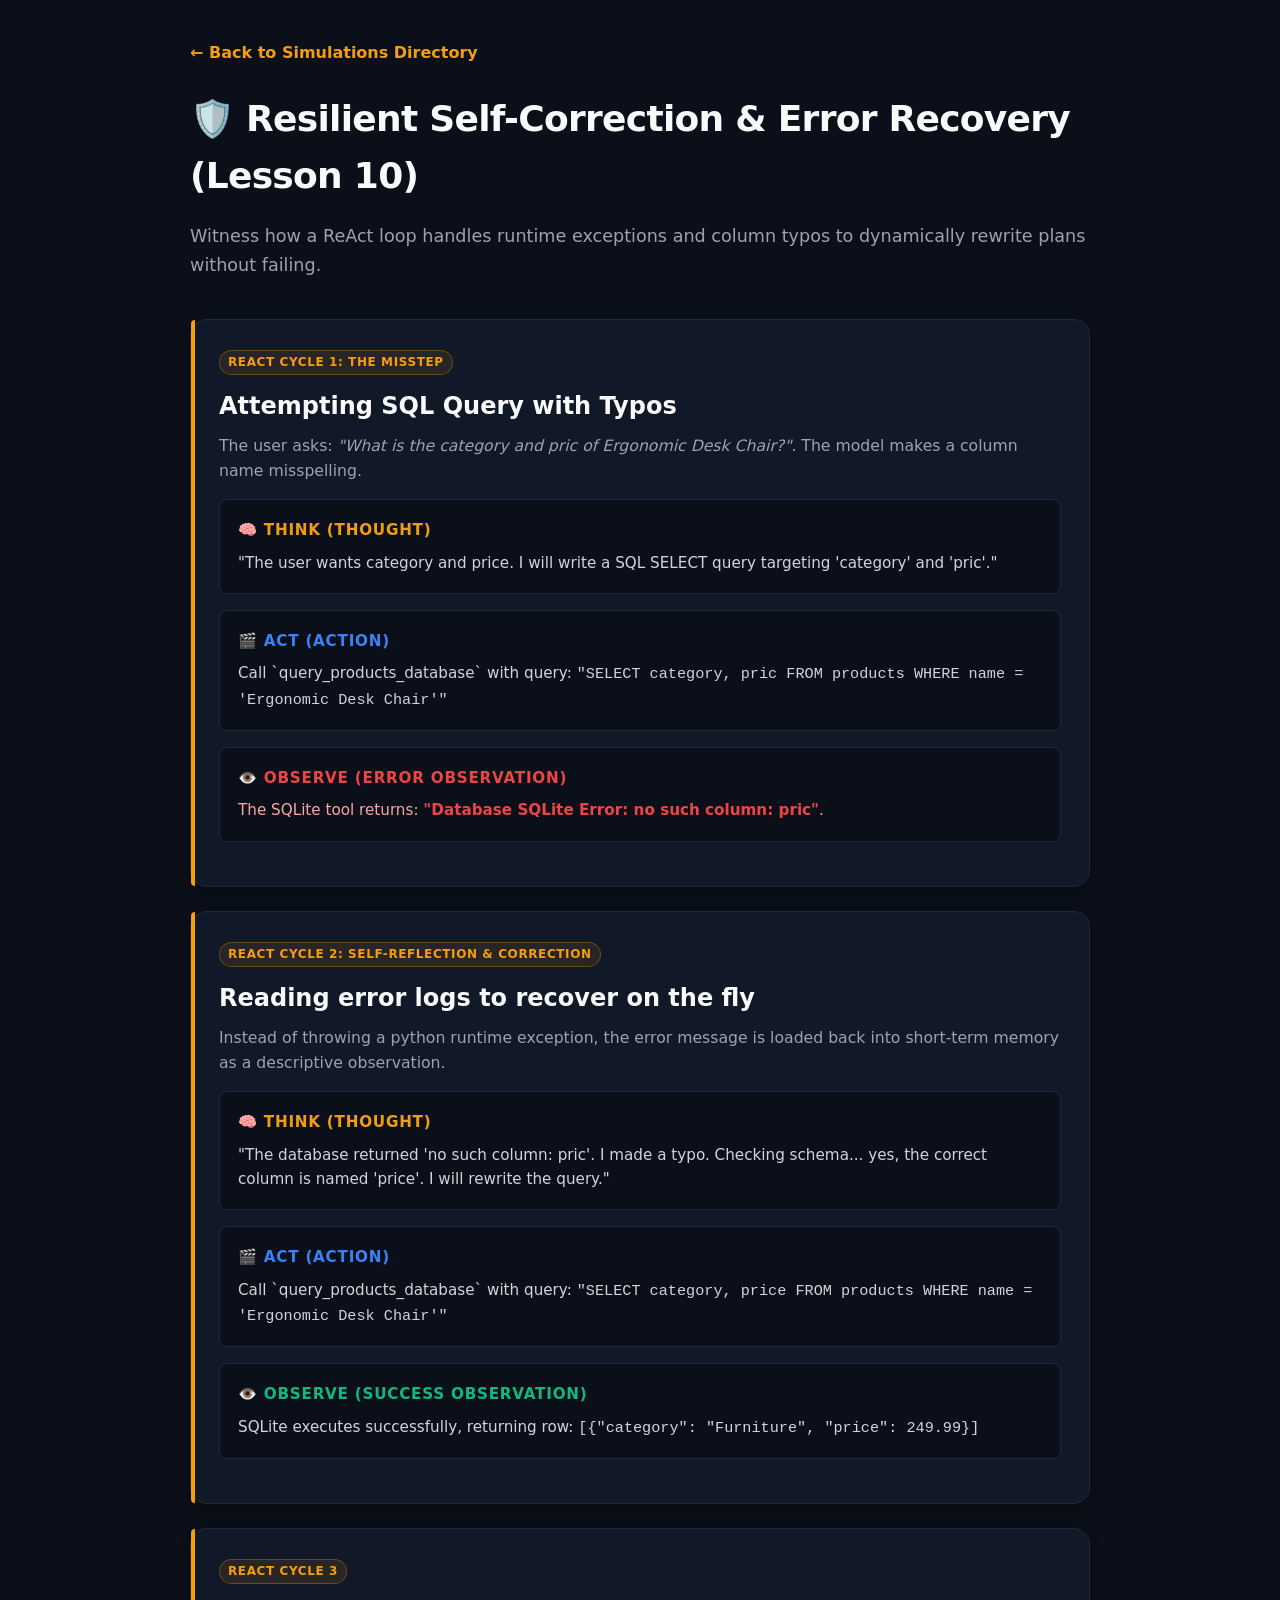
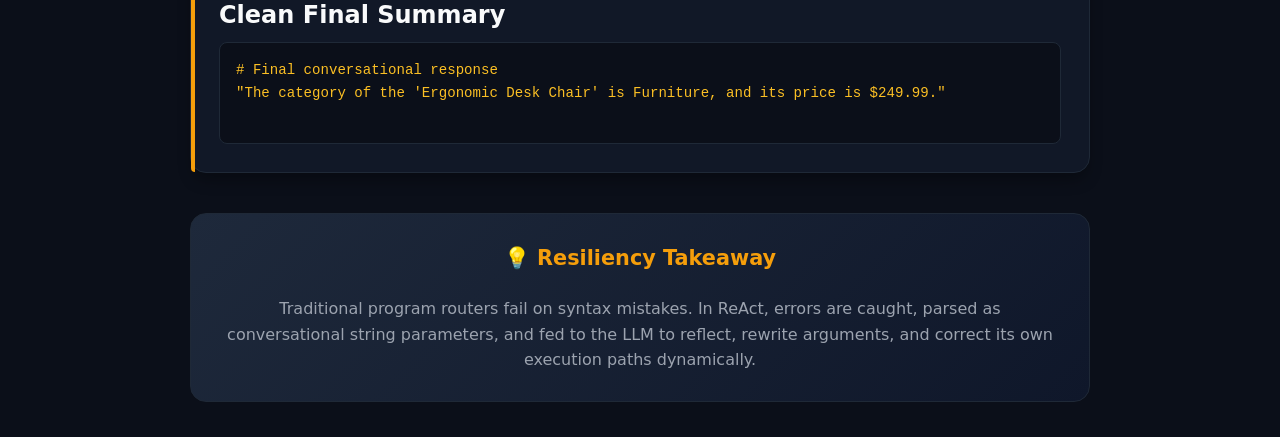
<file: simulations/05-under-the-hood-tool-error-handling.html>
<!doctype html>
<html lang="en">
<head>
    <meta charset="utf-8"/>
    <meta name="viewport" content="width=device-width, initial-scale=1"/>
    <title>Simulation: Resilient Self-Correction</title>
    <style>
        :root {
            --bg-color: #0b0f19;
            --card-bg: #111827;
            --border-color: #1f2937;
            --text-main: #f9fafb;
            --text-muted: #9ca3af;
            --accent: #f59e0b; /* Amber for exceptions and warnings */
            --accent-glow: rgba(245, 158, 11, 0.15);
            --code-bg: #0b0f19;
        }
        body {
            font-family: 'Inter', system-ui, sans-serif;
            background-color: var(--bg-color);
            color: var(--text-main);
            margin: 0;
            padding: 40px 20px;
            line-height: 1.6;
        }
        main {
            max-width: 900px;
            margin: 0 auto;
        }
        a.back-link {
            color: var(--accent);
            text-decoration: none;
            font-weight: 600;
            display: inline-flex;
            align-items: center;
            gap: 6px;
            margin-bottom: 24px;
        }
        h1 {
            font-size: 2.25rem;
            font-weight: 800;
            margin: 0 0 12px 0;
            letter-spacing: -0.02em;
        }
        p.subtitle {
            color: var(--text-muted);
            font-size: 1.1rem;
            margin-bottom: 40px;
        }
        .flow-container {
            display: flex;
            flex-direction: column;
            gap: 24px;
        }
        .flow-step {
            background-color: var(--card-bg);
            border: 1px solid var(--border-color);
            border-radius: 16px;
            padding: 28px;
            box-shadow: 0 10px 15px -3px rgba(0, 0, 0, 0.3);
            position: relative;
        }
        .flow-step::before {
            content: '';
            position: absolute;
            top: 0;
            bottom: 0;
            left: 0;
            width: 4px;
            background: var(--accent);
            border-radius: 4px 0 0 4px;
        }
        .tag {
            font-size: 0.75rem;
            background-color: rgba(245, 158, 11, 0.1);
            border: 1px solid rgba(245, 158, 11, 0.3);
            color: var(--accent);
            padding: 2px 8px;
            border-radius: 9999px;
            text-transform: uppercase;
            font-weight: 700;
            letter-spacing: 0.05em;
            display: inline-block;
            margin-bottom: 12px;
        }
        h2 {
            font-size: 1.5rem;
            margin: 0 0 8px 0;
            color: var(--text-main);
        }
        p.step-desc {
            color: var(--text-muted);
            margin: 0 0 16px 0;
            font-size: 0.98rem;
        }
        .cycle-block {
            background-color: var(--code-bg);
            border: 1px solid var(--border-color);
            border-radius: 8px;
            padding: 18px;
            margin-bottom: 16px;
        }
        .cycle-block h4 {
            margin: 0 0 8px 0;
            font-size: 0.95rem;
            text-transform: uppercase;
            letter-spacing: 0.05em;
        }
        .c-think { color: #f59e0b; }
        .c-act { color: #3b82f6; }
        .c-observe { color: #ef4444; } /* Red for exception observations */
        .c-success { color: #10b981; } /* Green for success recovery */
        
        pre {
            background-color: var(--code-bg);
            border: 1px solid var(--border-color);
            border-radius: 8px;
            padding: 16px;
            overflow-x: auto;
            font-family: 'Fira Code', 'Courier New', Courier, monospace;
            font-size: 0.88rem;
            color: #fbbf24;
            margin: 0;
        }
        .takeaway-card {
            background: linear-gradient(135deg, #1e293b 0%, #0f172a 100%);
            border: 1px solid var(--border-color);
            border-radius: 16px;
            padding: 28px;
            margin-top: 40px;
            text-align: center;
        }
        .takeaway-card h3 {
            color: var(--accent);
            margin-top: 0;
            font-size: 1.3rem;
        }
        .takeaway-card p {
            color: var(--text-muted);
            margin: 0;
        }
    </style>
</head>
<body>
    <main>
        <a href="index.html" class="back-link">← Back to Simulations Directory</a>
        <h1>🛡️ Resilient Self-Correction & Error Recovery (Lesson 10)</h1>
        <p class="subtitle">Witness how a ReAct loop handles runtime exceptions and column typos to dynamically rewrite plans without failing.</p>

        <div class="flow-container">
            <!-- Cycle 1 -->
            <div class="flow-step">
                <span class="badge tag">ReAct Cycle 1: The Misstep</span>
                <h2>Attempting SQL Query with Typos</h2>
                <p class="step-desc">The user asks: <em>"What is the category and pric of Ergonomic Desk Chair?"</em>. The model makes a column name misspelling.</p>
                
                <div class="cycle-block">
                    <h4 class="c-think">🧠 THINK (Thought)</h4>
                    <p style="margin: 0; font-size: 0.95rem; color: #d1d5db;">"The user wants category and price. I will write a SQL SELECT query targeting 'category' and 'pric'."</p>
                </div>
                
                <div class="cycle-block">
                    <h4 class="c-act">🎬 ACT (Action)</h4>
                    <p style="margin: 0; font-size: 0.95rem; color: #d1d5db;">Call `query_products_database` with query: <code>"SELECT category, pric FROM products WHERE name = 'Ergonomic Desk Chair'"</code></p>
                </div>

                <div class="cycle-block">
                    <h4 class="c-observe">👁️ OBSERVE (Error Observation)</h4>
                    <p style="margin: 0; font-size: 0.95rem; color: #fca5a5;">The SQLite tool returns: <strong style="color: #ef4444;">"Database SQLite Error: no such column: pric"</strong>.</p>
                </div>
            </div>

            <!-- Cycle 2 -->
            <div class="flow-step">
                <span class="badge tag">ReAct Cycle 2: Self-Reflection & Correction</span>
                <h2>Reading error logs to recover on the fly</h2>
                <p class="step-desc">Instead of throwing a python runtime exception, the error message is loaded back into short-term memory as a descriptive observation.</p>
                
                <div class="cycle-block">
                    <h4 class="c-think">🧠 THINK (Thought)</h4>
                    <p style="margin: 0; font-size: 0.95rem; color: #d1d5db;">"The database returned 'no such column: pric'. I made a typo. Checking schema... yes, the correct column is named 'price'. I will rewrite the query."</p>
                </div>
                
                <div class="cycle-block">
                    <h4 class="c-act">🎬 ACT (Action)</h4>
                    <p style="margin: 0; font-size: 0.95rem; color: #d1d5db;">Call `query_products_database` with query: <code>"SELECT category, price FROM products WHERE name = 'Ergonomic Desk Chair'"</code></p>
                </div>

                <div class="cycle-block">
                    <h4 class="c-success">👁️ OBSERVE (Success Observation)</h4>
                    <p style="margin: 0; font-size: 0.95rem; color: #d1d5db;">SQLite executes successfully, returning row: <code>[{"category": "Furniture", "price": 249.99}]</code></p>
                </div>
            </div>

            <!-- Cycle 3 -->
            <div class="flow-step">
                <span class="badge tag">ReAct Cycle 3</span>
                <h2>Clean Final Summary</h2>
                <pre>
# Final conversational response
"The category of the 'Ergonomic Desk Chair' is Furniture, and its price is $249.99."
                </pre>
            </div>
        </div>

        <div class="takeaway-card">
            <h3>💡 Resiliency Takeaway</h3>
            <p>Traditional program routers fail on syntax mistakes. In ReAct, errors are caught, parsed as conversational string parameters, and fed to the LLM to reflect, rewrite arguments, and correct its own execution paths dynamically.</p>
        </div>
    </main>
</body>
</html>
</file>
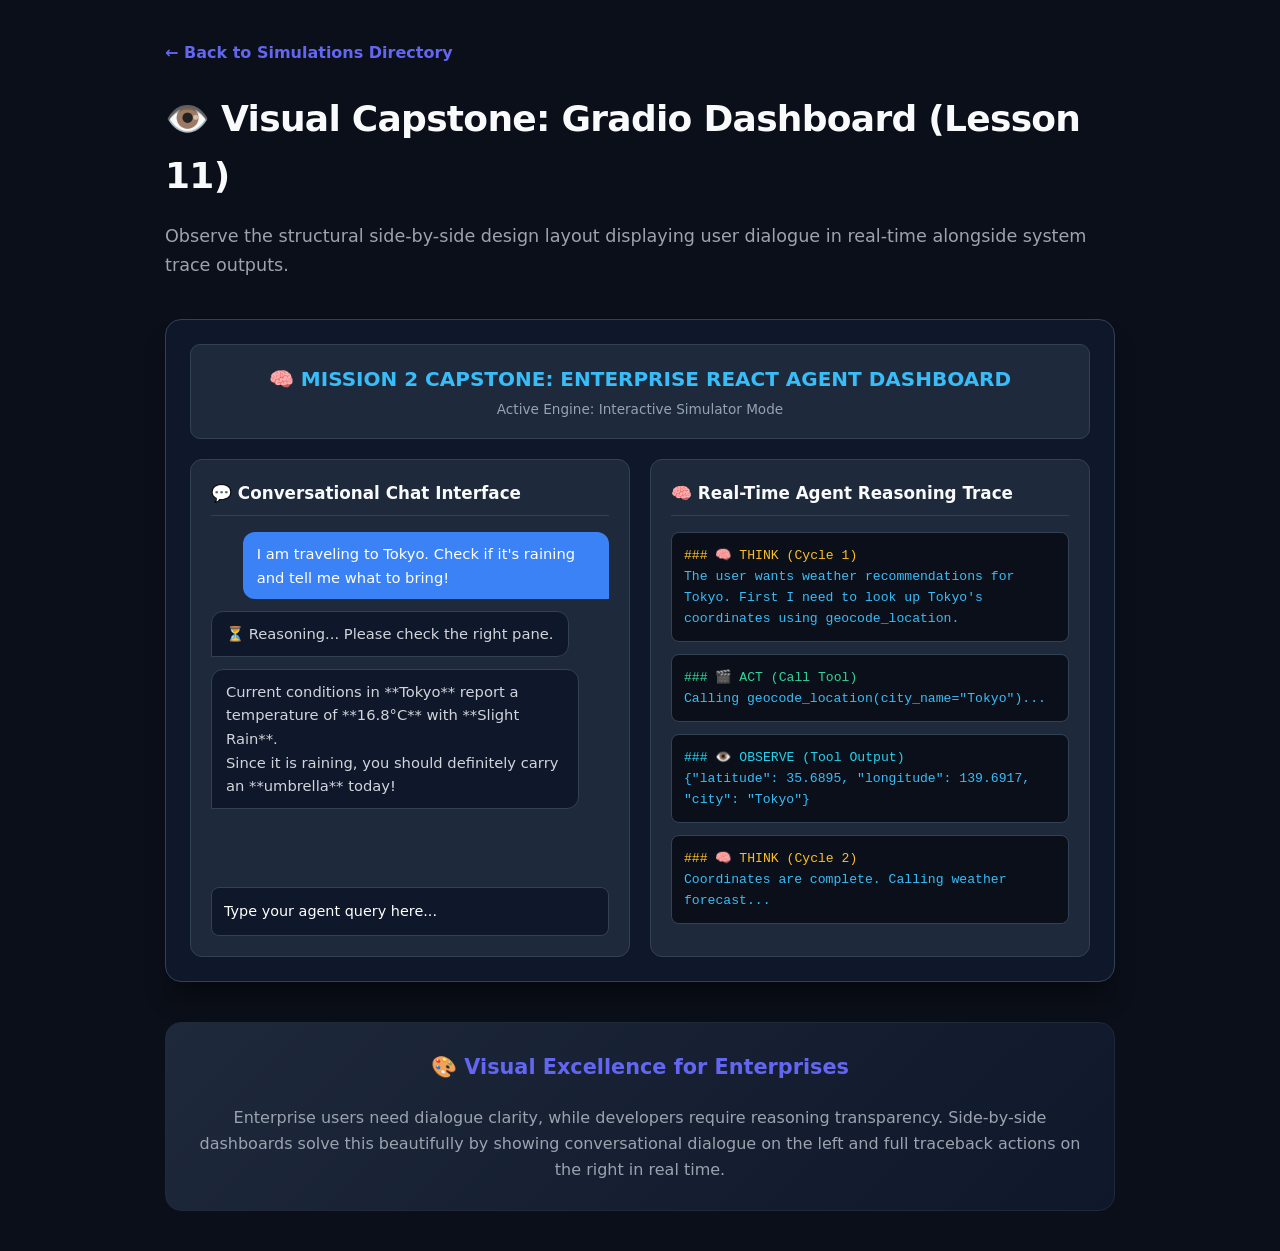
<file: simulations/06-usecase-capstone-tool-agent.html>
<!doctype html>
<html lang="en">
<head>
    <meta charset="utf-8"/>
    <meta name="viewport" content="width=device-width, initial-scale=1"/>
    <title>Simulation: Gradio Capstone UI Dashboard</title>
    <style>
        :root {
            --bg-color: #0b0f19;
            --card-bg: #111827;
            --border-color: #1f2937;
            --text-main: #f9fafb;
            --text-muted: #9ca3af;
            --accent: #6366f1; /* Purple/Indigo for Capstone UIs */
            --accent-glow: rgba(99, 102, 241, 0.15);
            --code-bg: #0b0f19;
        }
        body {
            font-family: 'Inter', system-ui, sans-serif;
            background-color: var(--bg-color);
            color: var(--text-main);
            margin: 0;
            padding: 40px 20px;
            line-height: 1.6;
        }
        main {
            max-width: 950px;
            margin: 0 auto;
        }
        a.back-link {
            color: var(--accent);
            text-decoration: none;
            font-weight: 600;
            display: inline-flex;
            align-items: center;
            gap: 6px;
            margin-bottom: 24px;
        }
        h1 {
            font-size: 2.25rem;
            font-weight: 800;
            margin: 0 0 12px 0;
            letter-spacing: -0.02em;
        }
        p.subtitle {
            color: var(--text-muted);
            font-size: 1.1rem;
            margin-bottom: 40px;
        }
        .ui-mockup {
            background-color: #0f172a;
            border: 1px solid #334155;
            border-radius: 16px;
            padding: 24px;
            box-shadow: 0 20px 25px -5px rgba(0, 0, 0, 0.4);
            margin-bottom: 40px;
        }
        .ui-header {
            background-color: #1e293b;
            border: 1px solid #334155;
            border-radius: 10px;
            padding: 18px;
            margin-bottom: 20px;
            text-align: center;
        }
        .ui-header h3 {
            margin: 0;
            color: #38bdf8;
            font-size: 1.25rem;
        }
        .ui-columns {
            display: grid;
            grid-template-columns: 1fr 1fr;
            gap: 20px;
        }
        @media(max-width: 768px) {
            .ui-columns {
                grid-template-columns: 1fr;
            }
        }
        .ui-column {
            background-color: #1e293b;
            border: 1px solid #334155;
            border-radius: 12px;
            padding: 20px;
            min-height: 400px;
            display: flex;
            flex-direction: column;
            justify-content: space-between;
        }
        .ui-title {
            font-size: 1.05rem;
            font-weight: 700;
            color: var(--text-main);
            border-bottom: 1px solid #334155;
            padding-bottom: 8px;
            margin-bottom: 16px;
        }
        .chat-bubble-user {
            background-color: #3b82f6;
            color: white;
            border-radius: 12px 12px 0 12px;
            padding: 10px 14px;
            margin-bottom: 12px;
            align-self: flex-end;
            font-size: 0.92rem;
            max-width: 85%;
        }
        .chat-bubble-ai {
            background-color: #0f172a;
            color: #d1d5db;
            border: 1px solid #334155;
            border-radius: 12px 12px 12px 0;
            padding: 10px 14px;
            margin-bottom: 12px;
            align-self: flex-start;
            font-size: 0.92rem;
            max-width: 85%;
        }
        .trace-block {
            background-color: #0b0f19;
            border: 1px solid #334155;
            border-radius: 8px;
            padding: 12px;
            margin-bottom: 12px;
            font-family: monospace;
            font-size: 0.82rem;
            color: #38bdf8;
        }
        .trace-th { color: #fbbf24; }
        .trace-ac { color: #34d399; }
        .trace-ob { color: #22d3ee; }
        
        .ui-input {
            border: 1px solid #334155;
            background-color: #0f172a;
            border-radius: 8px;
            padding: 12px;
            color: white;
            font-size: 0.9rem;
            margin-top: auto;
        }
        .takeaway-card {
            background: linear-gradient(135deg, #1e293b 0%, #0f172a 100%);
            border: 1px solid var(--border-color);
            border-radius: 16px;
            padding: 28px;
            text-align: center;
        }
        .takeaway-card h3 {
            color: var(--accent);
            margin-top: 0;
            font-size: 1.3rem;
        }
        .takeaway-card p {
            color: var(--text-muted);
            margin: 0;
        }
    </style>
</head>
<body>
    <main>
        <a href="index.html" class="back-link">← Back to Simulations Directory</a>
        <h1>👁️ Visual Capstone: Gradio Dashboard (Lesson 11)</h1>
        <p class="subtitle">Observe the structural side-by-side design layout displaying user dialogue in real-time alongside system trace outputs.</p>

        <div class="ui-mockup">
            <div class="ui-header">
                <h3>🧠 MISSION 2 CAPSTONE: ENTERPRISE REACT AGENT DASHBOARD</h3>
                <p style="margin: 4px 0 0 0; font-size: 0.85rem; color: #94a3b8;">Active Engine: Interactive Simulator Mode</p>
            </div>
            
            <div class="ui-columns">
                <!-- Chat Panel -->
                <div class="ui-column">
                    <div>
                        <div class="ui-title">💬 Conversational Chat Interface</div>
                        <div style="display: flex; flex-direction: column;">
                            <div class="chat-bubble-user">I am traveling to Tokyo. Check if it's raining and tell me what to bring!</div>
                            <div class="chat-bubble-ai">⏳ Reasoning... Please check the right pane.</div>
                            <div class="chat-bubble-ai">Current conditions in **Tokyo** report a temperature of **16.8°C** with **Slight Rain**.<br>Since it is raining, you should definitely carry an **umbrella** today!</div>
                        </div>
                    </div>
                    <div class="ui-input">Type your agent query here...</div>
                </div>

                <!-- Trace Panel -->
                <div class="ui-column">
                    <div>
                        <div class="ui-title">🧠 Real-Time Agent Reasoning Trace</div>
                        <div class="trace-block">
                            <span class="trace-th">### 🧠 THINK (Cycle 1)</span><br>
                            The user wants weather recommendations for Tokyo. First I need to look up Tokyo's coordinates using geocode_location.
                        </div>
                        <div class="trace-block">
                            <span class="trace-ac">### 🎬 ACT (Call Tool)</span><br>
                            Calling geocode_location(city_name="Tokyo")...
                        </div>
                        <div class="trace-block">
                            <span class="trace-ob">### 👁️ OBSERVE (Tool Output)</span><br>
                            {"latitude": 35.6895, "longitude": 139.6917, "city": "Tokyo"}
                        </div>
                        <div class="trace-block">
                            <span class="trace-th">### 🧠 THINK (Cycle 2)</span><br>
                            Coordinates are complete. Calling weather forecast...
                        </div>
                    </div>
                </div>
            </div>
        </div>

        <div class="takeaway-card">
            <h3>🎨 Visual Excellence for Enterprises</h3>
            <p>Enterprise users need dialogue clarity, while developers require reasoning transparency. Side-by-side dashboards solve this beautifully by showing conversational dialogue on the left and full traceback actions on the right in real time.</p>
        </div>
    </main>
</body>
</html>
</file>
